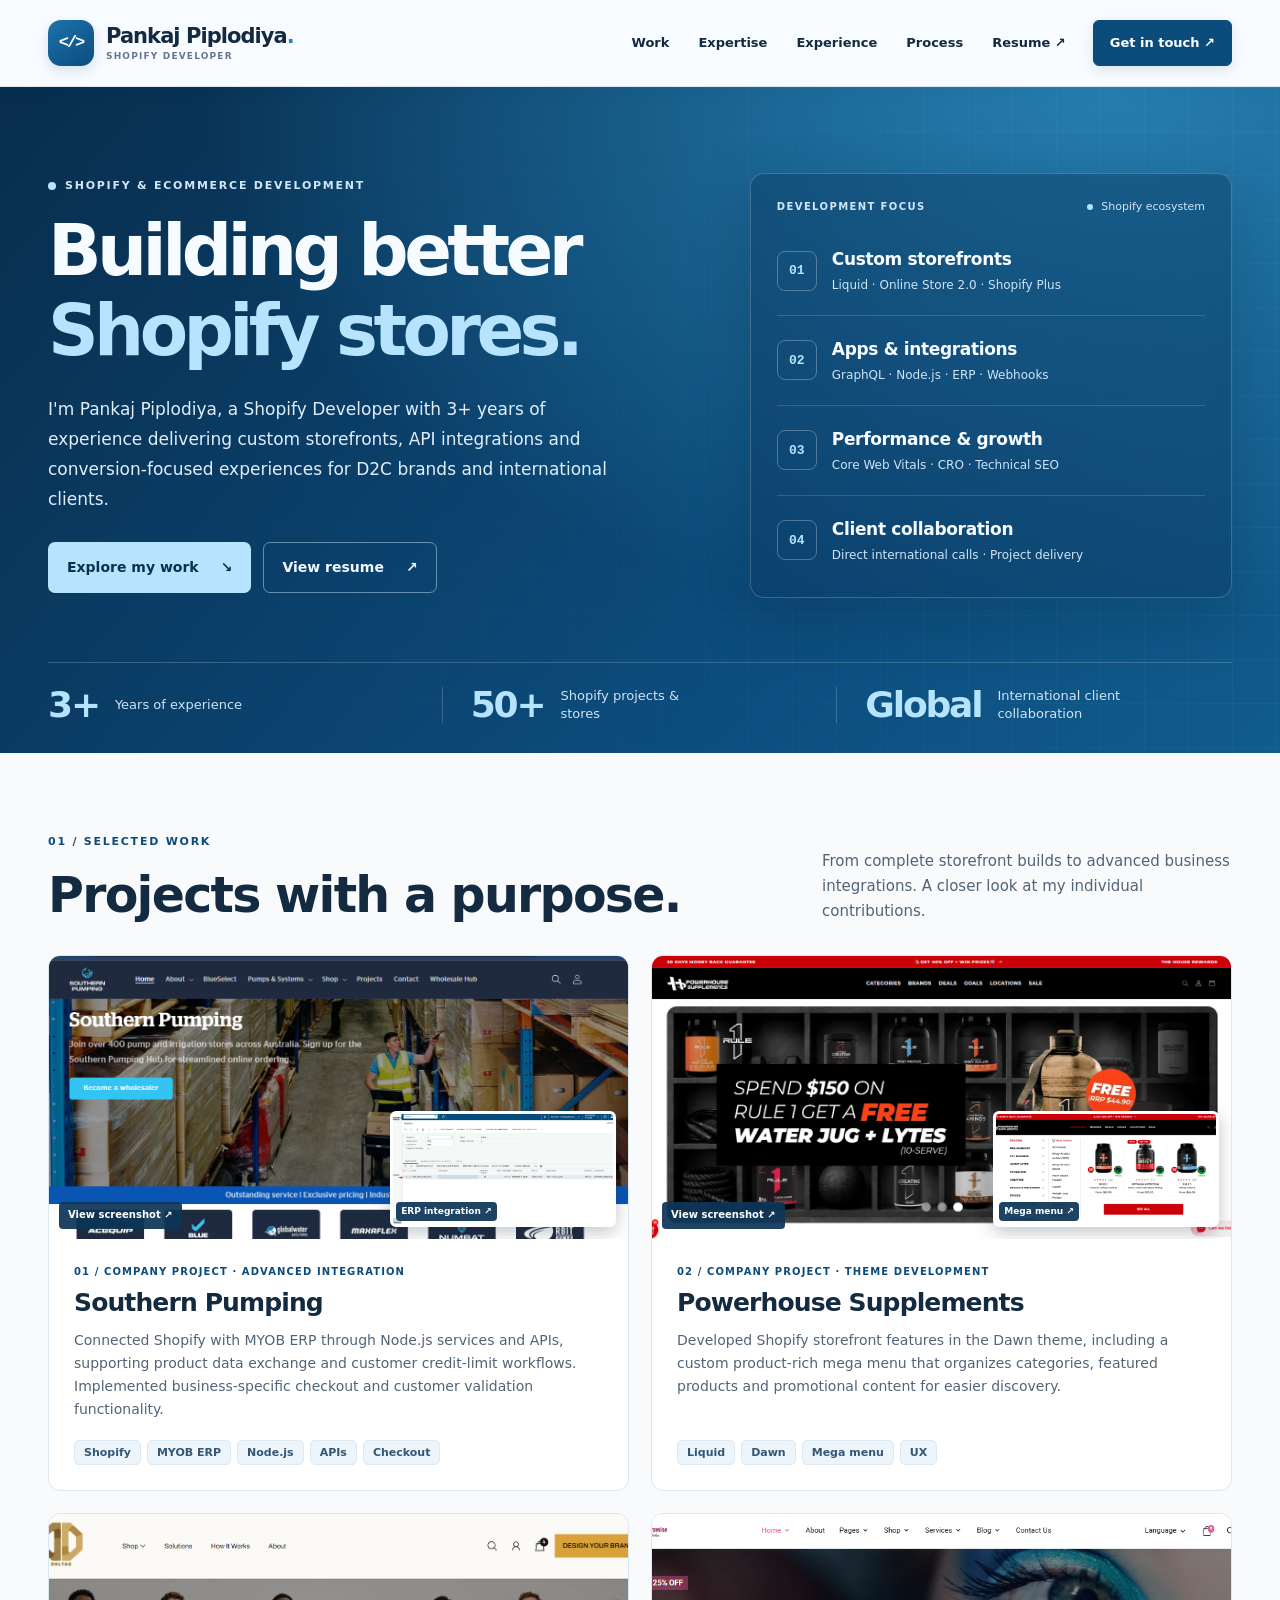
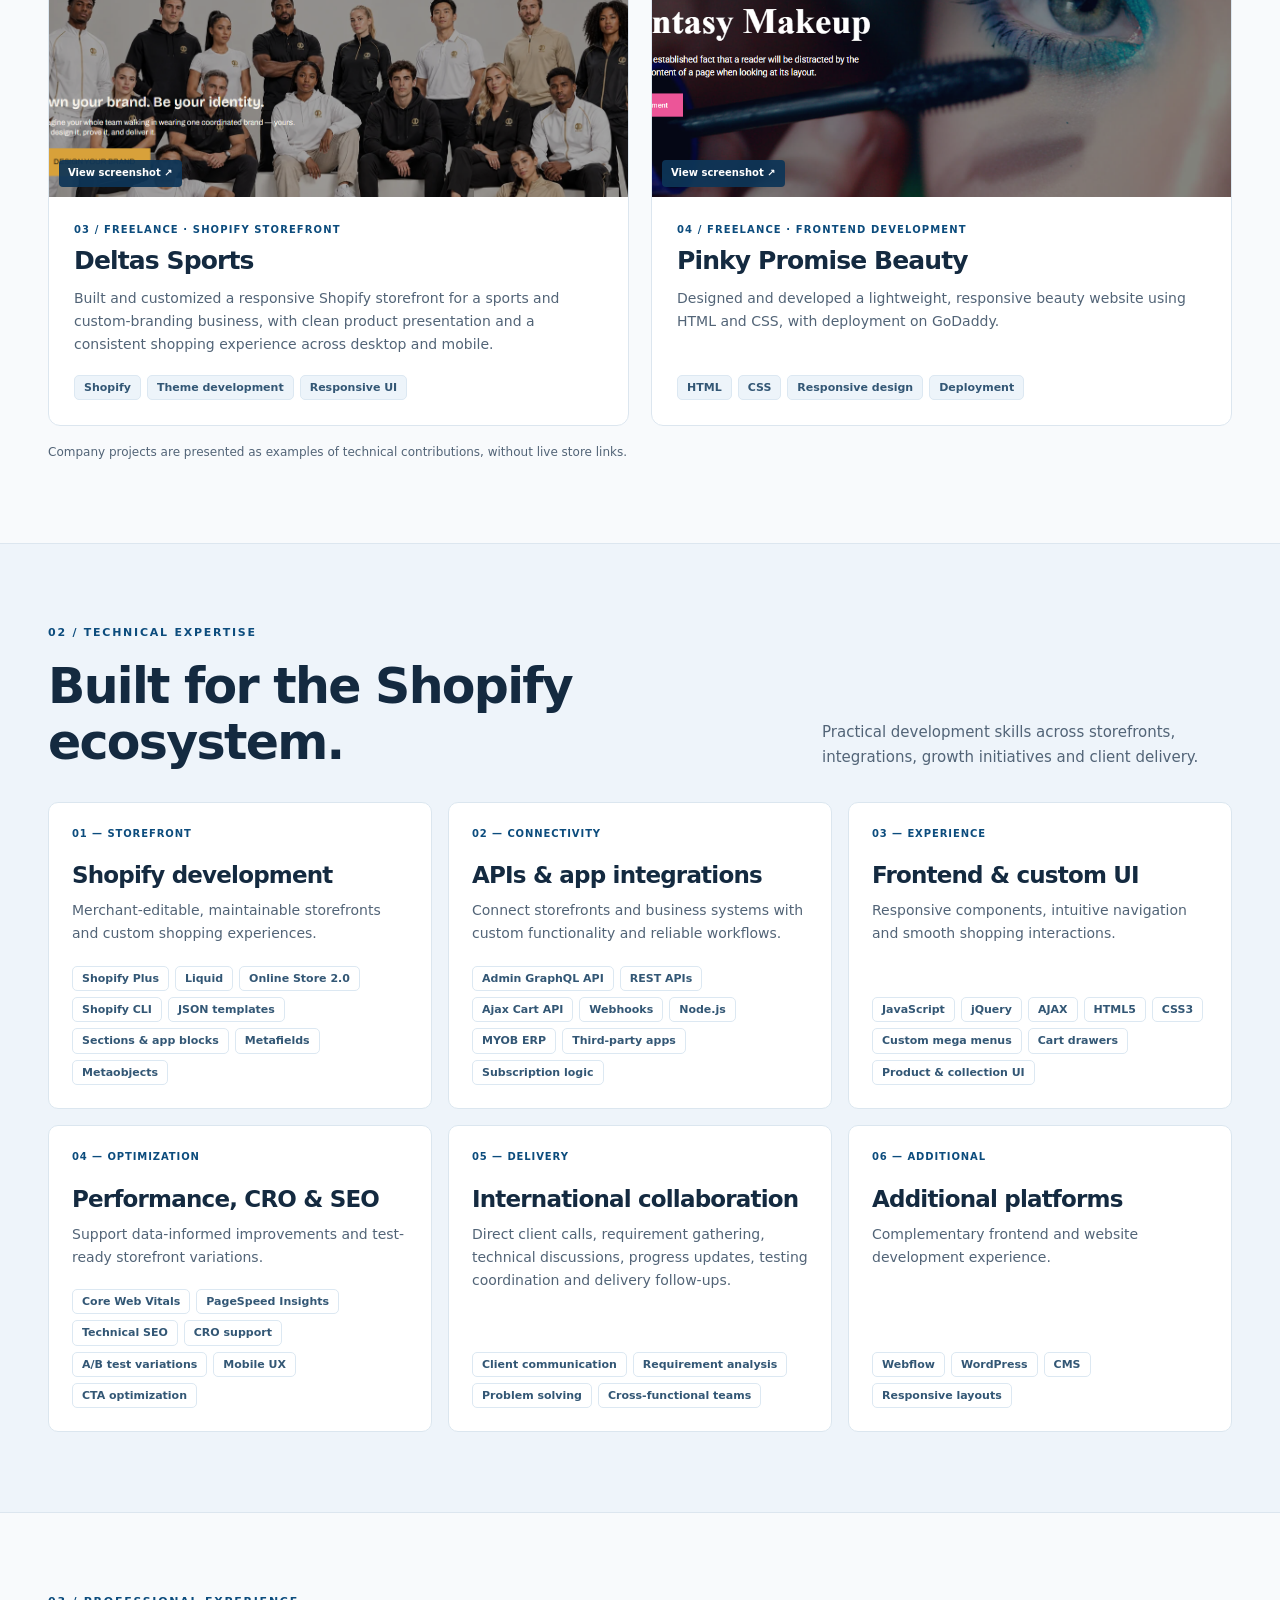
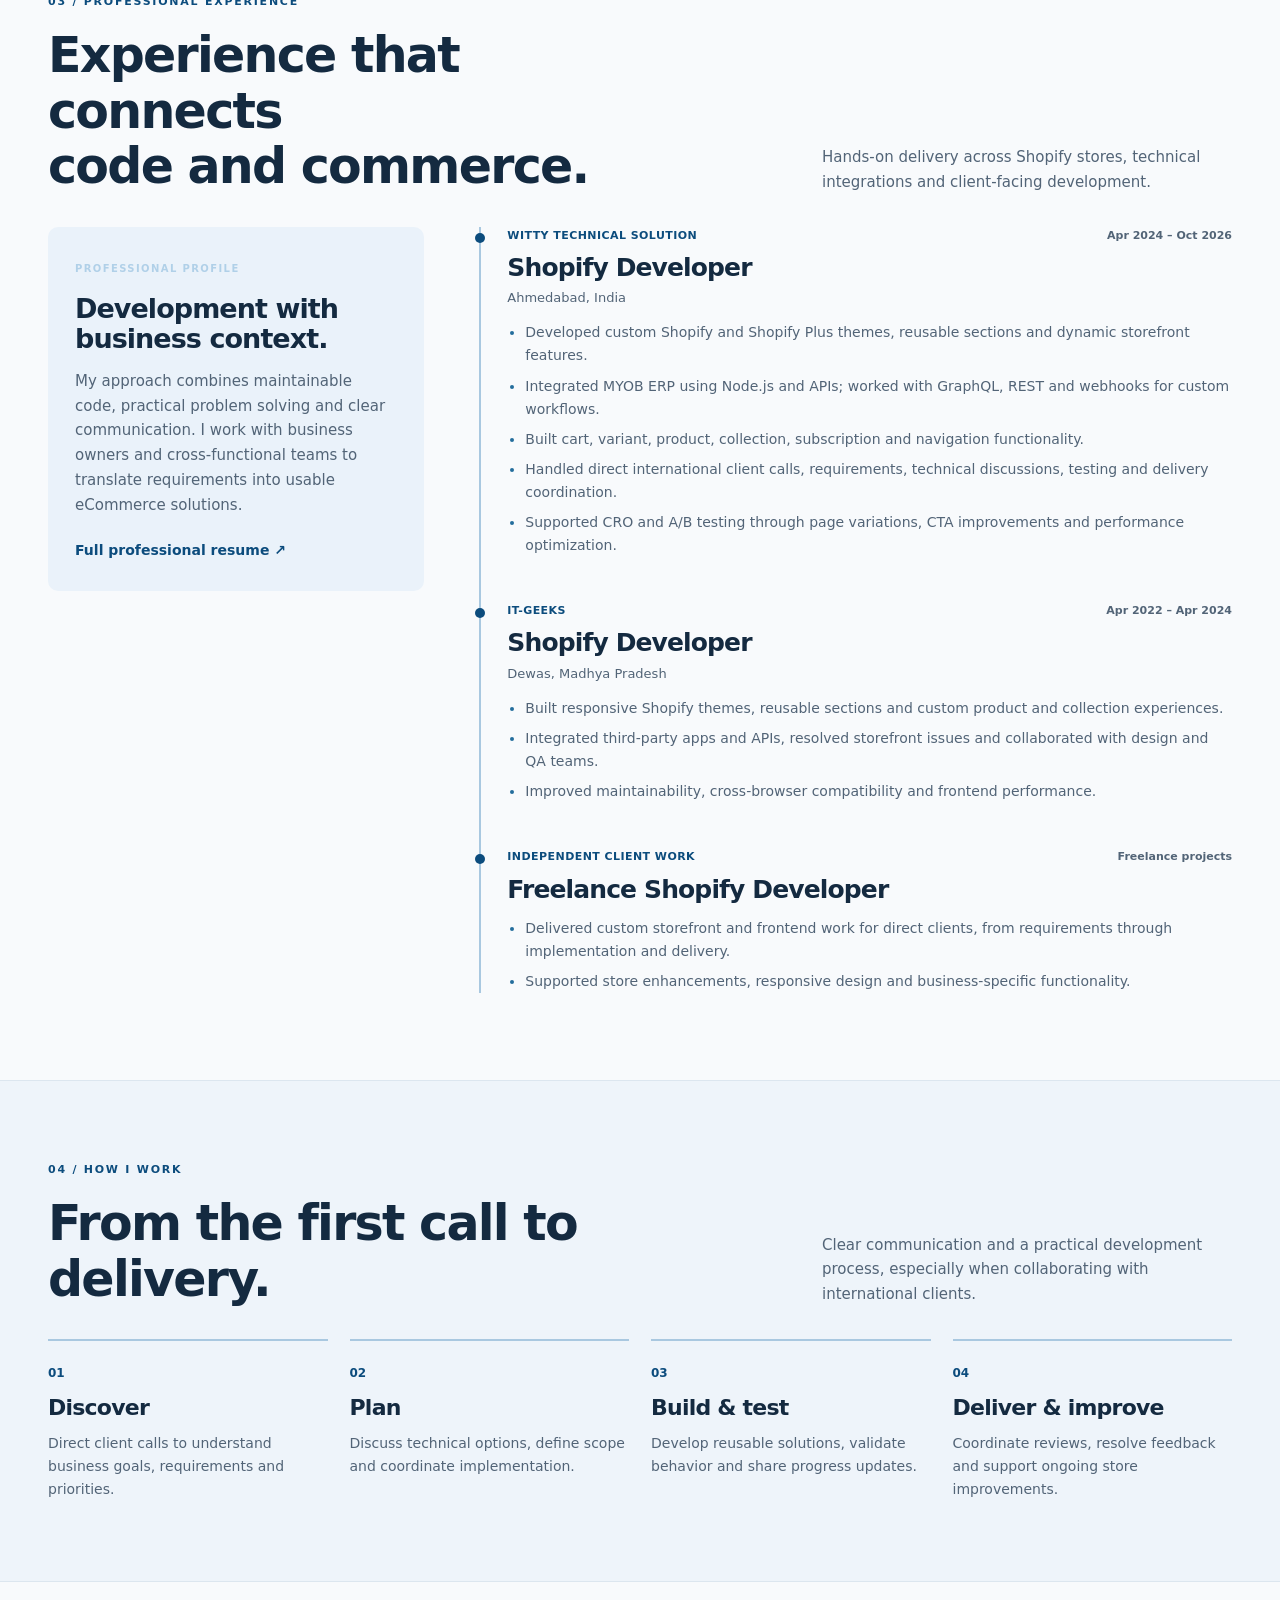
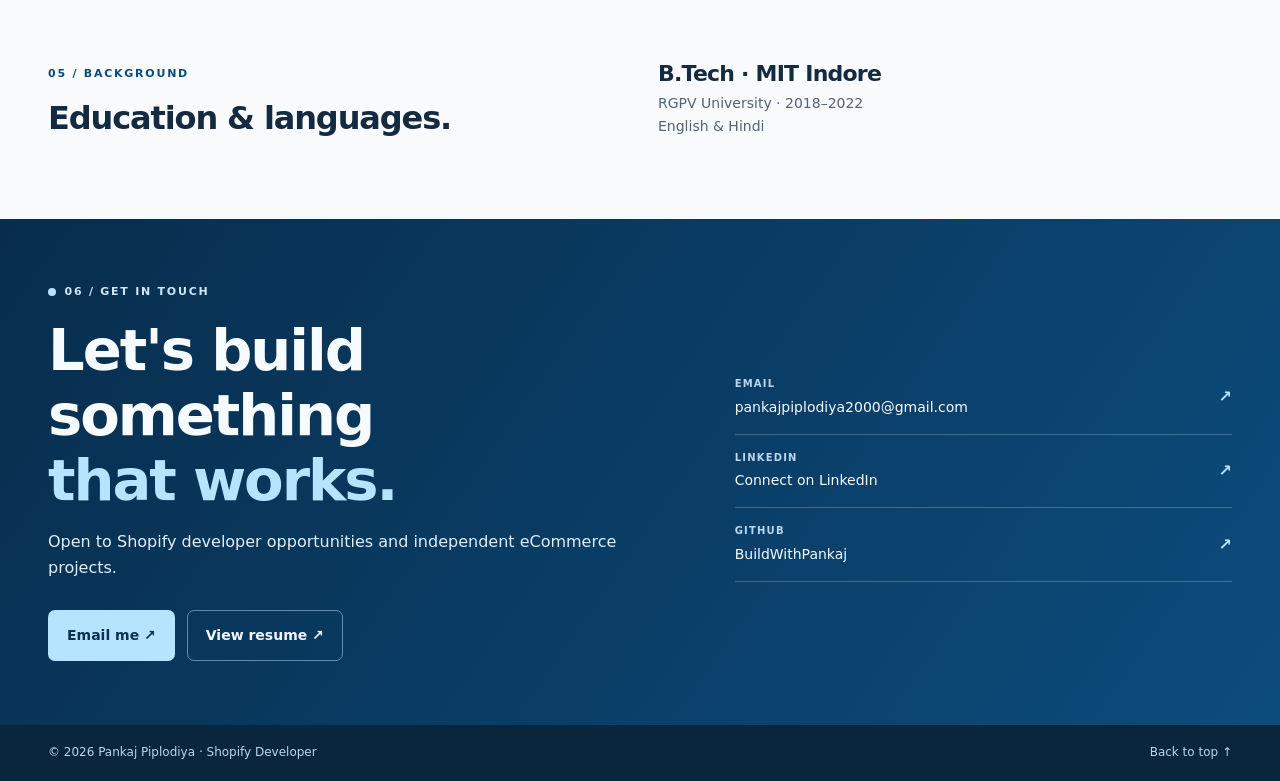
<file: index.html>
<!DOCTYPE html>
<html lang="en">
<head>
<meta charset="UTF-8"><meta name="viewport" content="width=device-width, initial-scale=1.0">
<title>Pankaj Piplodiya | Shopify Developer</title>
<meta name="description" content="Shopify developer specializing in custom storefronts, Shopify Plus, GraphQL APIs, ERP integrations, performance optimization and CRO support.">
<meta name="theme-color" content="#0c4c7d"><link rel="stylesheet" href="style.css"><script src="script.js" defer></script>
</head>
<body>
<a class="skip" href="#main">Skip to content</a>
<header class="site-header"><div class="shell nav-wrap">
<a class="brand" href="#home"><span class="brand-mark" aria-hidden="true">&lt;/&gt;</span><span>Pankaj Piplodiya<span class="brand-dot">.</span><small>SHOPIFY DEVELOPER</small></span></a>
<button class="menu-toggle" aria-label="Toggle navigation" aria-controls="site-nav" aria-expanded="false" type="button"><span class="menu-label">Menu</span><span class="menu-icon" aria-hidden="true"><i></i><i></i></span></button>
<nav id="site-nav" aria-label="Main navigation"><a href="#projects">Work</a><a href="#skills">Expertise</a><a href="#experience">Experience</a><a href="#process">Process</a><a href="resume.html">Resume ↗</a><a class="nav-cta" href="#contact">Get in touch ↗</a></nav>
</div><div class="scroll-progress" aria-hidden="true"></div></header>
<main id="main">
<section class="hero" id="home"><div class="shell hero-inner">
<div class="hero-copy"><p class="eyebrow hero-eyebrow"><span></span> SHOPIFY & ECOMMERCE DEVELOPMENT</p><h1>Building better<br><em>Shopify stores.</em></h1><p class="hero-intro">I'm Pankaj Piplodiya, a Shopify Developer with 3+ years of experience delivering custom storefronts, API integrations and conversion-focused experiences for D2C brands and international clients.</p><div class="actions"><a class="button primary" href="#projects">Explore my work <span>↘</span></a><a class="button outline" href="resume.html">View resume <span>↗</span></a></div></div>
<div class="hero-panel"><div class="panel-top"><span class="mini-label">DEVELOPMENT FOCUS</span><span class="status"><i></i> Shopify ecosystem</span></div><div class="focus-item"><span class="focus-icon">01</span><div><strong>Custom storefronts</strong><small>Liquid · Online Store 2.0 · Shopify Plus</small></div></div><div class="focus-item"><span class="focus-icon">02</span><div><strong>Apps & integrations</strong><small>GraphQL · Node.js · ERP · Webhooks</small></div></div><div class="focus-item"><span class="focus-icon">03</span><div><strong>Performance & growth</strong><small>Core Web Vitals · CRO · Technical SEO</small></div></div><div class="focus-item"><span class="focus-icon">04</span><div><strong>Client collaboration</strong><small>Direct international calls · Project delivery</small></div></div></div>
</div><div class="shell metrics"><div><strong>3+</strong><span>Years of experience</span></div><div><strong>50+</strong><span>Shopify projects & stores</span></div><div><strong>Global</strong><span>International client collaboration</span></div></div></section>
<section id="projects" class="section shell"><div class="section-head"><div><p class="eyebrow">01 / SELECTED WORK</p><h2>Projects with a purpose.</h2></div><p>From complete storefront builds to advanced business integrations. A closer look at my individual contributions.</p></div>
<div class="projects">
<article class="project featured"><div class="project-visual"><button class="image-button" data-image="southern-pumping-store.png" aria-label="Enlarge Southern Pumping storefront"><img src="southern-pumping-store.png" alt="Southern Pumping storefront" loading="lazy"><span>View screenshot ↗</span></button><button class="secondary-image" data-image="southern-pumping-myob.png" aria-label="Enlarge MYOB integration screenshot"><img src="southern-pumping-myob.png" alt="MYOB integration project screenshot" loading="lazy"><span>ERP integration ↗</span></button></div><div class="project-body"><p class="project-kind">01 / COMPANY PROJECT · ADVANCED INTEGRATION</p><h3>Southern Pumping</h3><p>Connected Shopify with MYOB ERP through Node.js services and APIs, supporting product data exchange and customer credit-limit workflows. Implemented business-specific checkout and customer validation functionality.</p><div class="tags"><span>Shopify</span><span>MYOB ERP</span><span>Node.js</span><span>APIs</span><span>Checkout</span></div></div></article>
<article class="project"><div class="project-visual"><button class="image-button" data-image="powerhouse-home.png" aria-label="Enlarge Powerhouse Supplements storefront"><img src="powerhouse-home.png" alt="Powerhouse Supplements storefront" loading="lazy"><span>View screenshot ↗</span></button><button class="secondary-image" data-image="powerhouse-mega-menu.png" aria-label="Enlarge custom mega menu"><img src="powerhouse-mega-menu.png" alt="Powerhouse custom mega menu" loading="lazy"><span>Mega menu ↗</span></button></div><div class="project-body"><p class="project-kind">02 / COMPANY PROJECT · THEME DEVELOPMENT</p><h3>Powerhouse Supplements</h3><p>Developed Shopify storefront features in the Dawn theme, including a custom product-rich mega menu that organizes categories, featured products and promotional content for easier discovery.</p><div class="tags"><span>Liquid</span><span>Dawn</span><span>Mega menu</span><span>UX</span></div></div></article>
<article class="project"><div class="project-visual"><button class="image-button" data-image="delta-sports.png" aria-label="Enlarge Deltas Sports storefront"><img src="delta-sports.png" alt="Deltas Sports Shopify storefront" loading="lazy"><span>View screenshot ↗</span></button></div><div class="project-body"><p class="project-kind">03 / FREELANCE · SHOPIFY STOREFRONT</p><h3>Deltas Sports</h3><p>Built and customized a responsive Shopify storefront for a sports and custom-branding business, with clean product presentation and a consistent shopping experience across desktop and mobile.</p><div class="tags"><span>Shopify</span><span>Theme development</span><span>Responsive UI</span></div></div></article>
<article class="project"><div class="project-visual"><button class="image-button" data-image="pinky-promise.png" aria-label="Enlarge Pinky Promise Beauty website"><img src="pinky-promise.png" alt="Pinky Promise Beauty website" loading="lazy"><span>View screenshot ↗</span></button></div><div class="project-body"><p class="project-kind">04 / FREELANCE · FRONTEND DEVELOPMENT</p><h3>Pinky Promise Beauty</h3><p>Designed and developed a lightweight, responsive beauty website using HTML and CSS, with deployment on GoDaddy.</p><div class="tags"><span>HTML</span><span>CSS</span><span>Responsive design</span><span>Deployment</span></div></div></article>
</div><p class="project-footnote">Company projects are presented as examples of technical contributions, without live store links.</p></section>
<section id="skills" class="section expertise"><div class="shell"><div class="section-head"><div><p class="eyebrow">02 / TECHNICAL EXPERTISE</p><h2>Built for the Shopify ecosystem.</h2></div><p>Practical development skills across storefronts, integrations, growth initiatives and client delivery.</p></div><div class="skill-grid">
<article class="skill"><span class="skill-num">01 — STOREFRONT</span><h3>Shopify development</h3><p>Merchant-editable, maintainable storefronts and custom shopping experiences.</p><div class="tags"><span>Shopify Plus</span><span>Liquid</span><span>Online Store 2.0</span><span>Shopify CLI</span><span>JSON templates</span><span>Sections & app blocks</span><span>Metafields</span><span>Metaobjects</span></div></article>
<article class="skill"><span class="skill-num">02 — CONNECTIVITY</span><h3>APIs & app integrations</h3><p>Connect storefronts and business systems with custom functionality and reliable workflows.</p><div class="tags"><span>Admin GraphQL API</span><span>REST APIs</span><span>Ajax Cart API</span><span>Webhooks</span><span>Node.js</span><span>MYOB ERP</span><span>Third-party apps</span><span>Subscription logic</span></div></article>
<article class="skill"><span class="skill-num">03 — EXPERIENCE</span><h3>Frontend & custom UI</h3><p>Responsive components, intuitive navigation and smooth shopping interactions.</p><div class="tags"><span>JavaScript</span><span>jQuery</span><span>AJAX</span><span>HTML5</span><span>CSS3</span><span>Custom mega menus</span><span>Cart drawers</span><span>Product & collection UI</span></div></article>
<article class="skill"><span class="skill-num">04 — OPTIMIZATION</span><h3>Performance, CRO & SEO</h3><p>Support data-informed improvements and test-ready storefront variations.</p><div class="tags"><span>Core Web Vitals</span><span>PageSpeed Insights</span><span>Technical SEO</span><span>CRO support</span><span>A/B test variations</span><span>Mobile UX</span><span>CTA optimization</span></div></article>
<article class="skill"><span class="skill-num">05 — DELIVERY</span><h3>International collaboration</h3><p>Direct client calls, requirement gathering, technical discussions, progress updates, testing coordination and delivery follow-ups.</p><div class="tags"><span>Client communication</span><span>Requirement analysis</span><span>Problem solving</span><span>Cross-functional teams</span></div></article>
<article class="skill"><span class="skill-num">06 — ADDITIONAL</span><h3>Additional platforms</h3><p>Complementary frontend and website development experience.</p><div class="tags"><span>Webflow</span><span>WordPress</span><span>CMS</span><span>Responsive layouts</span></div></article>
</div></div></section>
<section id="experience" class="section shell"><div class="section-head"><div><p class="eyebrow">03 / PROFESSIONAL EXPERIENCE</p><h2>Experience that connects<br>code and commerce.</h2></div><p>Hands-on delivery across Shopify stores, technical integrations and client-facing development.</p></div><div class="experience-layout"><div class="experience-side"><span class="mini-label">PROFESSIONAL PROFILE</span><h3>Development with business context.</h3><p>My approach combines maintainable code, practical problem solving and clear communication. I work with business owners and cross-functional teams to translate requirements into usable eCommerce solutions.</p><a class="text-link" href="resume.html">Full professional resume ↗</a></div><div class="timeline">
<article><div class="job-meta"><span>WITTY TECHNICAL SOLUTION</span><span>Apr 2024 – Oct 2026</span></div><h3>Shopify Developer</h3><p class="location">Ahmedabad, India</p><ul><li>Developed custom Shopify and Shopify Plus themes, reusable sections and dynamic storefront features.</li><li>Integrated MYOB ERP using Node.js and APIs; worked with GraphQL, REST and webhooks for custom workflows.</li><li>Built cart, variant, product, collection, subscription and navigation functionality.</li><li>Handled direct international client calls, requirements, technical discussions, testing and delivery coordination.</li><li>Supported CRO and A/B testing through page variations, CTA improvements and performance optimization.</li></ul></article>
<article><div class="job-meta"><span>IT-GEEKS</span><span>Apr 2022 – Apr 2024</span></div><h3>Shopify Developer</h3><p class="location">Dewas, Madhya Pradesh</p><ul><li>Built responsive Shopify themes, reusable sections and custom product and collection experiences.</li><li>Integrated third-party apps and APIs, resolved storefront issues and collaborated with design and QA teams.</li><li>Improved maintainability, cross-browser compatibility and frontend performance.</li></ul></article>
<article><div class="job-meta"><span>INDEPENDENT CLIENT WORK</span><span>Freelance projects</span></div><h3>Freelance Shopify Developer</h3><ul><li>Delivered custom storefront and frontend work for direct clients, from requirements through implementation and delivery.</li><li>Supported store enhancements, responsive design and business-specific functionality.</li></ul></article>
</div></div></section>
<section id="process" class="section process"><div class="shell"><div class="section-head"><div><p class="eyebrow">04 / HOW I WORK</p><h2>From the first call to delivery.</h2></div><p>Clear communication and a practical development process, especially when collaborating with international clients.</p></div><div class="steps"><article><span>01</span><h3>Discover</h3><p>Direct client calls to understand business goals, requirements and priorities.</p></article><article><span>02</span><h3>Plan</h3><p>Discuss technical options, define scope and coordinate implementation.</p></article><article><span>03</span><h3>Build & test</h3><p>Develop reusable solutions, validate behavior and share progress updates.</p></article><article><span>04</span><h3>Deliver & improve</h3><p>Coordinate reviews, resolve feedback and support ongoing store improvements.</p></article></div></div></section>
<section id="education" class="section shell education"><div><p class="eyebrow">05 / BACKGROUND</p><h2>Education & languages.</h2></div><div><h3>B.Tech · MIT Indore</h3><p>RGPV University · 2018–2022</p><p>English & Hindi</p></div></section>
<section id="contact" class="contact"><div class="shell contact-inner"><div><p class="eyebrow hero-eyebrow"><span></span> 06 / GET IN TOUCH</p><h2>Let's build something<br><em>that works.</em></h2><p>Open to Shopify developer opportunities and independent eCommerce projects.</p><div class="actions"><a class="button primary" href="mailto:pankajpiplodiya2000@gmail.com">Email me ↗</a><a class="button outline" href="resume.html">View resume ↗</a></div></div><div class="contact-links"><a href="mailto:pankajpiplodiya2000@gmail.com"><small>EMAIL</small><span>pankajpiplodiya2000@gmail.com</span><b>↗</b></a><a href="https://www.linkedin.com/in/pankajpiplodiya" target="_blank" rel="noopener noreferrer"><small>LINKEDIN</small><span>Connect on LinkedIn</span><b>↗</b></a><a href="https://github.com/BuildWithPankaj" target="_blank" rel="noopener noreferrer"><small>GITHUB</small><span>BuildWithPankaj</span><b>↗</b></a></div></div></section>
</main><footer><div class="shell footer-inner"><span>© 2026 Pankaj Piplodiya · Shopify Developer</span><a href="#home">Back to top ↑</a></div></footer>
<dialog id="gallery" aria-label="Project screenshot"><div class="gallery-top"><p id="gallery-caption"></p><button type="button" id="gallery-close" aria-label="Close screenshot">Close ×</button></div><img id="gallery-image" alt=""></dialog>
</body></html>
</file>
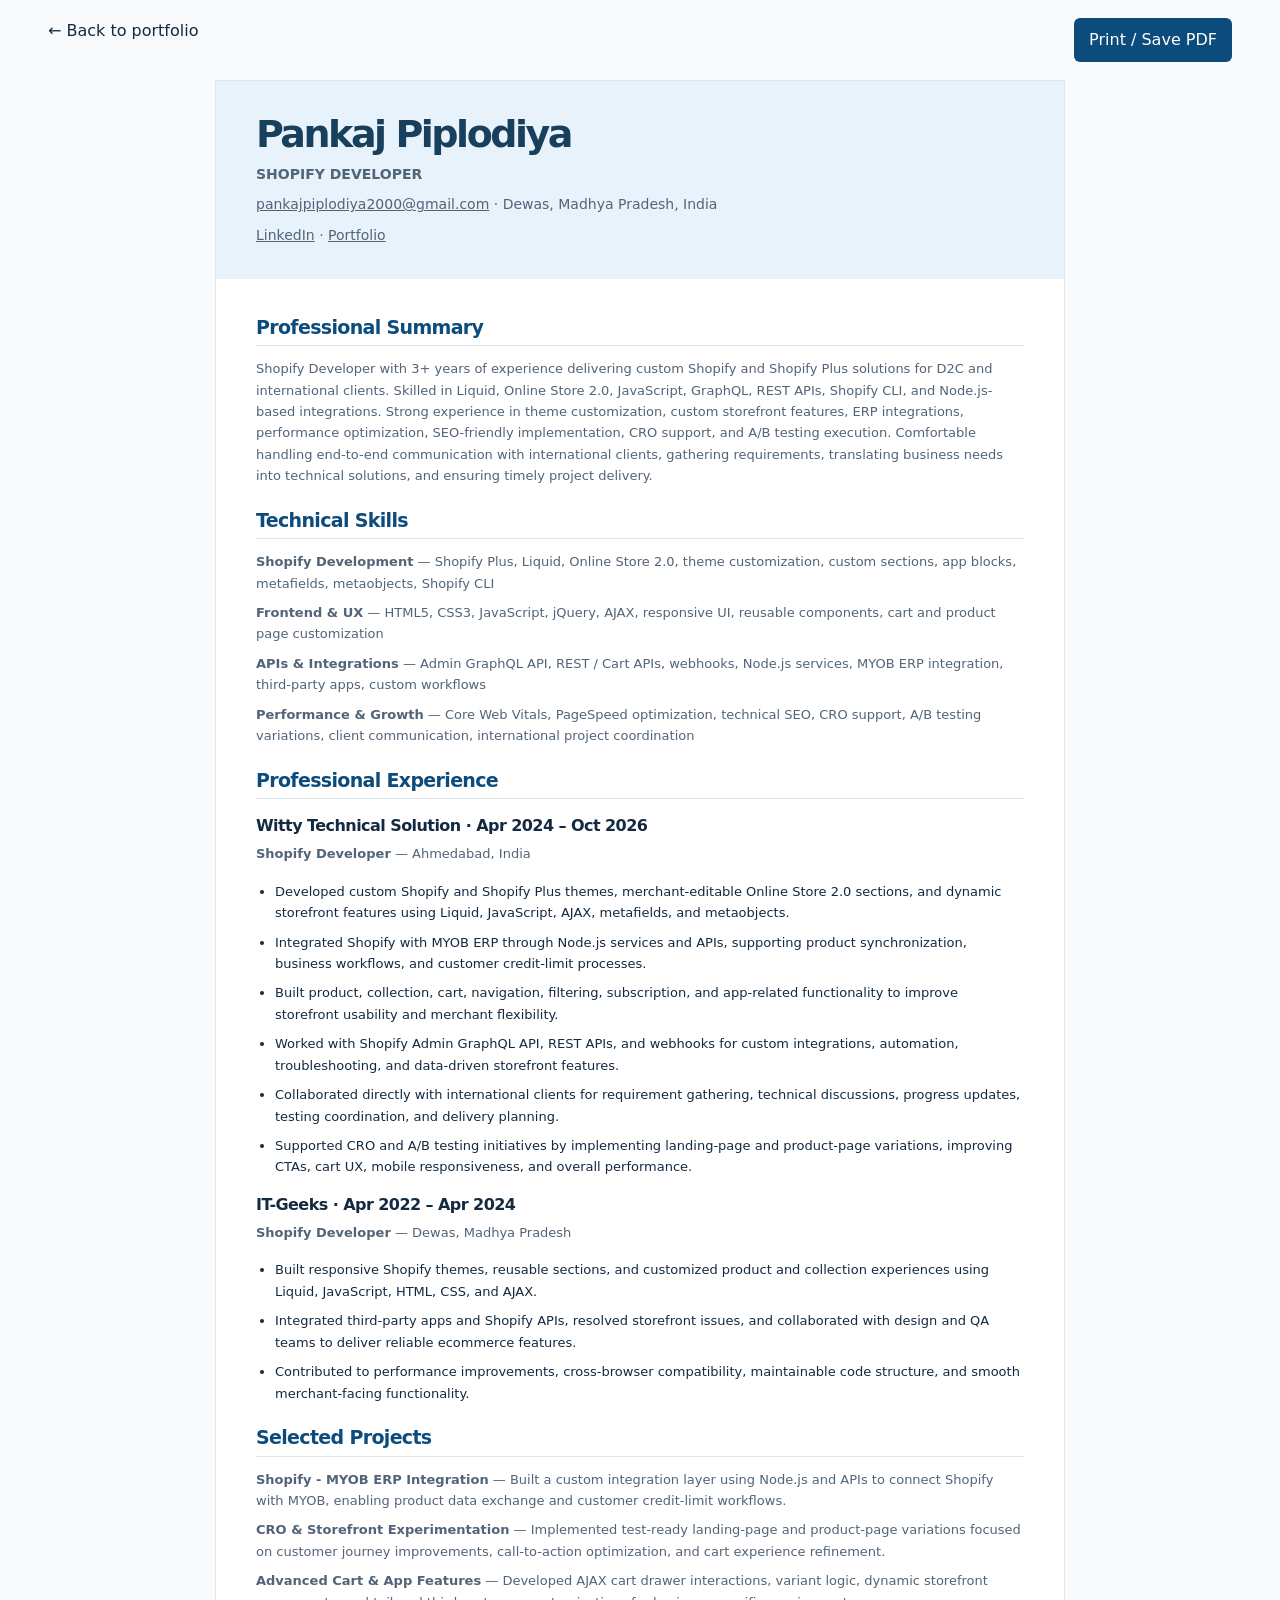
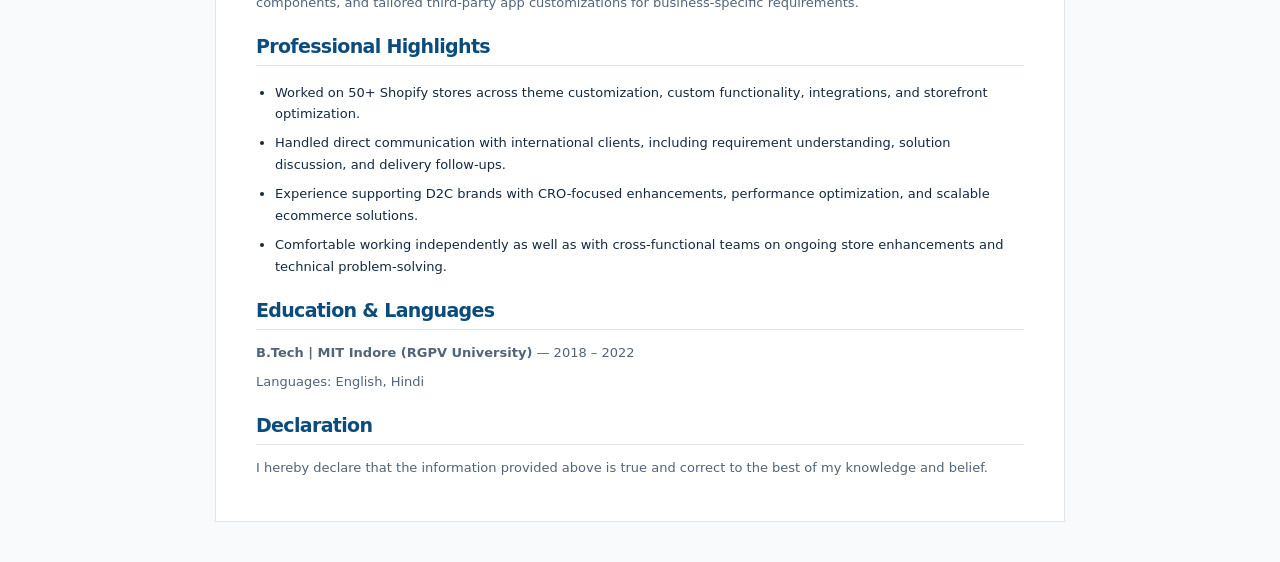
<file: resume.html>
<!doctype html><html lang="en"><head><meta charset="utf-8"><meta name="viewport" content="width=device-width, initial-scale=1"><title>Resume | Pankaj Piplodiya</title><link rel="stylesheet" href="style.css"><style>.resume-bar{display:flex;justify-content:space-between;gap:12px;padding:18px 0}.resume-bar button{background:#0c4c7d;color:white;border:0;padding:9px 15px;border-radius:6px}.resume-page{max-width:850px;margin:0 auto 40px;background:white;border:1px solid #dce6ef}.resume-head{background:#e7f2fa;padding:32px 40px}.resume-head h1{font-size:38px;color:#183f5b}.resume-head p{font-size:14px;margin-top:7px}.resume-main{padding:15px 40px 35px}.resume-main h2{font-size:19px;color:#0c4c7d;border-bottom:1px solid #dce6ef;padding-bottom:7px;margin:23px 0 12px}.resume-main h3{font-size:16px;margin:18px 0 5px}.resume-main p,.resume-main li{font-size:13px;line-height:1.65;margin:8px 0}.resume-main ul{padding-left:19px}.resume-head a{overflow-wrap:anywhere;text-decoration:underline}@media(max-width:600px){.resume-head,.resume-main{padding-inline:20px}}@media print{body{background:white}.resume-bar{display:none}.resume-page{border:0;margin:0;max-width:none}.resume-head{print-color-adjust:exact;-webkit-print-color-adjust:exact;padding:20px 25px}.resume-main{padding:0 25px}.resume-main h2,.resume-main h3{break-after:avoid}.resume-main li{break-inside:avoid}@page{size:A4;margin:12mm}}</style></head><body><div class="shell resume-bar"><a href="index.html">← Back to portfolio</a><button type="button" onclick="window.print()">Print / Save PDF</button></div><article class="resume-page"><header class="resume-head"><h1>Pankaj Piplodiya</h1><p><strong>SHOPIFY DEVELOPER</strong></p><p><a href="mailto:pankajpiplodiya2000@gmail.com">pankajpiplodiya2000@gmail.com</a> · Dewas, Madhya Pradesh, India</p><p><a href="https://www.linkedin.com/in/pankajpiplodiya">LinkedIn</a> · <a href="index.html">Portfolio</a></p></header><main class="resume-main"><h2>Professional Summary</h2><p>Shopify Developer with 3+ years of experience delivering custom Shopify and Shopify Plus solutions for D2C and international clients. Skilled in Liquid, Online Store 2.0, JavaScript, GraphQL, REST APIs, Shopify CLI, and Node.js-based integrations. Strong experience in theme customization, custom storefront features, ERP integrations, performance optimization, SEO-friendly implementation, CRO support, and A/B testing execution. Comfortable handling end-to-end communication with international clients, gathering requirements, translating business needs into technical solutions, and ensuring timely project delivery.</p><h2>Technical Skills</h2><p><strong>Shopify Development</strong> — Shopify Plus, Liquid, Online Store 2.0, theme customization, custom sections, app blocks, metafields, metaobjects, Shopify CLI</p><p><strong>Frontend &amp; UX</strong> — HTML5, CSS3, JavaScript, jQuery, AJAX, responsive UI, reusable components, cart and product page customization</p><p><strong>APIs &amp; Integrations</strong> — Admin GraphQL API, REST / Cart APIs, webhooks, Node.js services, MYOB ERP integration, third-party apps, custom workflows</p><p><strong>Performance &amp; Growth</strong> — Core Web Vitals, PageSpeed optimization, technical SEO, CRO support, A/B testing variations, client communication, international project coordination</p><h2>Professional Experience</h2><h3>Witty Technical Solution · Apr 2024 – Oct 2026</h3><p><strong>Shopify Developer</strong> — Ahmedabad, India</p><ul><li>Developed custom Shopify and Shopify Plus themes, merchant-editable Online Store 2.0 sections, and dynamic storefront features using Liquid, JavaScript, AJAX, metafields, and metaobjects.</li><li>Integrated Shopify with MYOB ERP through Node.js services and APIs, supporting product synchronization, business workflows, and customer credit-limit processes.</li><li>Built product, collection, cart, navigation, filtering, subscription, and app-related functionality to improve storefront usability and merchant flexibility.</li><li>Worked with Shopify Admin GraphQL API, REST APIs, and webhooks for custom integrations, automation, troubleshooting, and data-driven storefront features.</li><li>Collaborated directly with international clients for requirement gathering, technical discussions, progress updates, testing coordination, and delivery planning.</li><li>Supported CRO and A/B testing initiatives by implementing landing-page and product-page variations, improving CTAs, cart UX, mobile responsiveness, and overall performance.</li></ul><h3>IT-Geeks · Apr 2022 – Apr 2024</h3><p><strong>Shopify Developer</strong> — Dewas, Madhya Pradesh</p><ul><li>Built responsive Shopify themes, reusable sections, and customized product and collection experiences using Liquid, JavaScript, HTML, CSS, and AJAX.</li><li>Integrated third-party apps and Shopify APIs, resolved storefront issues, and collaborated with design and QA teams to deliver reliable ecommerce features.</li><li>Contributed to performance improvements, cross-browser compatibility, maintainable code structure, and smooth merchant-facing functionality.</li></ul><h2>Selected Projects</h2><p><strong>Shopify - MYOB ERP Integration</strong> — Built a custom integration layer using Node.js and APIs to connect Shopify with MYOB, enabling product data exchange and customer credit-limit workflows.</p><p><strong>CRO &amp; Storefront Experimentation</strong> — Implemented test-ready landing-page and product-page variations focused on customer journey improvements, call-to-action optimization, and cart experience refinement.</p><p><strong>Advanced Cart &amp; App Features</strong> — Developed AJAX cart drawer interactions, variant logic, dynamic storefront components, and tailored third-party app customizations for business-specific requirements.</p><h2>Professional Highlights</h2><ul><li>Worked on 50+ Shopify stores across theme customization, custom functionality, integrations, and storefront optimization.</li><li>Handled direct communication with international clients, including requirement understanding, solution discussion, and delivery follow-ups.</li><li>Experience supporting D2C brands with CRO-focused enhancements, performance optimization, and scalable ecommerce solutions.</li><li>Comfortable working independently as well as with cross-functional teams on ongoing store enhancements and technical problem-solving.</li></ul><h2>Education &amp; Languages</h2><p><strong>B.Tech | MIT Indore (RGPV University)</strong> — 2018 – 2022</p><p>Languages: English, Hindi</p><h2>Declaration</h2><p>I hereby declare that the information provided above is true and correct to the best of my knowledge and belief.</p></main></article></body></html>
</file>
<file: style.css>
:root{--ink:#142a40;--muted:#506277;--paper:#f8fafc;--line:#dce6ef;--green:#0c4c7d;--lime:#aee3ff;--dark:#0c4c7d;--white:#fff;--font:Inter,system-ui,-apple-system,BlinkMacSystemFont,"Segoe UI",sans-serif}*{box-sizing:border-box}html{scroll-behavior:smooth;scroll-padding-top:92px}body{margin:0;background:var(--paper);color:var(--ink);font-family:var(--font);font-size:16px;line-height:1.65}a{color:inherit;text-decoration:none}button{font:inherit;cursor:pointer}img{display:block;max-width:100%}h1,h2,h3,p{margin:0}h1,h2,h3{line-height:1.13;letter-spacing:-.035em}p{color:var(--muted)}.shell{width:min(1200px,calc(100% - 96px));margin-inline:auto}.skip{position:absolute;top:-100px;left:16px;background:white;padding:12px;z-index:100}.skip:focus{top:10px}:focus-visible{outline:3px solid #2a86c0;outline-offset:5px}.site-header{position:sticky;top:0;z-index:20;background:var(--paper);border-bottom:1px solid var(--line)}.nav-wrap{display:flex;justify-content:space-between;align-items:center;min-height:78px;gap:24px}.brand{display:flex;align-items:center;gap:12px;font-size:22px;font-weight:750;letter-spacing:-.06em;line-height:1.05}.brand small{display:block;font-size:9px;font-weight:700;letter-spacing:.14em;color:var(--muted);margin-top:5px}.brand-dot{color:#1b77ae}.brand-mark{display:grid;place-items:center;background:#dfedf8;color:#0c4c7d;width:43px;height:43px;border-radius:12px;font-family:monospace;font-size:17px;letter-spacing:-.12em}nav{display:flex;align-items:center;gap:25px;font-size:13px;font-weight:650}nav a:hover,nav a[aria-current]{color:var(--green)}.nav-cta{border:1px solid #b2cee1;border-radius:6px;padding:9px 15px;color:var(--green)}.menu-toggle{display:none}.hero,.contact{background:var(--dark);color:#f6fbff}.hero{padding:86px 0 0;background:radial-gradient(ellipse at 90% 10%,#216f9e 0%,transparent 52%),var(--dark)}.hero-inner{display:grid;grid-template-columns:1.3fr 1fr;gap:75px;align-items:center;padding-bottom:64px}.eyebrow{font-size:11px;letter-spacing:.16em;font-weight:750;color:var(--green);margin-bottom:17px}.hero-eyebrow{color:#d3eaff;display:flex;align-items:center;gap:9px}.hero-eyebrow>span{display:inline-block;width:8px;height:8px;border-radius:50%;background:var(--lime)}h1{font-size:clamp(44px,5.5vw,78px);font-weight:700;letter-spacing:-.065em}h1 em,.contact h2 em{font-style:normal;color:var(--lime)}.hero-intro{color:#d4e6f6;max-width:580px;margin-top:24px;font-size:17px;line-height:1.75}.actions{display:flex;gap:12px;flex-wrap:wrap;margin-top:28px}.button{display:inline-flex;gap:22px;align-items:center;justify-content:space-between;border:1px solid transparent;padding:13px 18px;font-size:14px;font-weight:700;border-radius:7px;transition:background .2s,transform .2s}.button:hover{transform:translateY(-2px)}.primary{background:var(--lime);color:#102f49}.primary:hover{background:#d9f0ff}.outline{border-color:#9bc5e6;color:#f2f8ff}.outline:hover{background:#ffffff13}.hero-panel{border:1px solid #ffffff38;background:#ffffff0e;padding:24px 26px;border-radius:14px;box-shadow:0 18px 60px #071d342c}.panel-top{display:flex;justify-content:space-between;align-items:center;gap:12px;margin-bottom:10px}.mini-label{font-size:10px;font-weight:750;letter-spacing:.14em;color:#b0d0e8}.hero-panel .mini-label{color:#bbd6ed}.status{font-size:11px;color:#d6edff;white-space:nowrap}.status i{display:inline-block;background:var(--lime);width:6px;height:6px;border-radius:50%;margin-right:5px}.focus-item{display:flex;align-items:center;gap:15px;padding:19px 0;border-bottom:1px solid #ffffff26}.focus-item:last-child{border:0;padding-bottom:7px}.focus-icon{display:grid;place-items:center;width:40px;height:40px;border:1px solid #ffffff45;color:var(--lime);border-radius:8px;font:600 13px monospace;flex-shrink:0}.focus-item strong{display:block;font-size:17px;letter-spacing:-.02em}.focus-item small{display:block;font-size:12px;color:#c7e1f4;margin-top:3px}.metrics{border-top:1px solid #ffffff30;display:grid;grid-template-columns:repeat(3,1fr);padding:24px 0 30px}.metrics>div{padding:0 28px;border-right:1px solid #ffffff30;display:flex;gap:16px;align-items:center}.metrics>div:first-child{padding-left:0}.metrics>div:last-child{border:0}.metrics strong{font-size:36px;letter-spacing:-.06em;color:var(--lime);line-height:1}.metrics span{font-size:13px;color:#c7def1;max-width:145px;line-height:1.4}.section{padding-block:80px}.section-head{display:grid;grid-template-columns:1.35fr 1fr;gap:45px;align-items:end;margin-bottom:32px}.section-head>p{max-width:410px;justify-self:end;font-size:15px}h2{font-size:clamp(30px,4vw,49px);font-weight:700}.projects{display:grid;grid-template-columns:repeat(2,minmax(0,1fr));gap:22px}.project{border:1px solid var(--line);border-radius:12px;background:white;overflow:hidden;display:flex;flex-direction:column}.project-visual{position:relative;background:#e4edf4;aspect-ratio:2.05;overflow:hidden}.image-button{display:block;position:relative;border:0;padding:0;width:100%;height:100%;background:transparent;text-align:left}.image-button img{width:100%;height:100%;object-fit:cover;object-position:top}.image-button span,.secondary-image span{position:absolute;bottom:10px;left:10px;background:#0d3558ed;color:white;padding:5px 9px;font-size:10px;font-weight:650;border-radius:4px}.secondary-image{position:absolute;bottom:12px;right:12px;width:39%;padding:0;border:3px solid white;border-radius:6px;box-shadow:0 5px 18px #14283e44;overflow:hidden;background:white}.secondary-image img{width:100%;aspect-ratio:2;object-fit:cover;object-position:top}.secondary-image span{bottom:3px;left:3px;padding:2px 5px;font-size:9px}.project-body{padding:25px;display:flex;flex-direction:column;flex:1}.project-kind{font-size:10px;font-weight:750;letter-spacing:.11em;color:var(--green);margin-bottom:9px}.project h3,.skill h3,.timeline h3{font-size:25px;margin-bottom:11px}.project-body>p:not(.project-kind){font-size:14px;margin-bottom:19px}.tags{display:flex;gap:6px;flex-wrap:wrap;margin-top:auto}.tags span{font-size:11px;color:#365a79;background:#edf4fa;border:1px solid #e3ecf4;padding:4px 9px;border-radius:5px;line-height:1.4;font-weight:600}.project-footnote{font-size:12px;margin-top:17px}.expertise{background:#edf3fa;border-block:1px solid var(--line)}.skill-grid{display:grid;grid-template-columns:repeat(3,minmax(0,1fr));gap:16px}.skill{background:var(--paper);border:1px solid #d9e5ef;border-radius:10px;padding:23px;display:flex;flex-direction:column}.skill-num{color:var(--green);font-weight:750;letter-spacing:.09em;font-size:10px;margin-bottom:20px}.skill h3{font-size:23px}.skill p{font-size:14px;margin-bottom:20px}.skill .tags span{background:#fff}.experience-layout{display:grid;grid-template-columns:1fr 2fr;gap:55px}.experience-side{background:#eaf2fa;border-radius:10px;padding:27px;align-self:start}.experience-side h3{font-size:27px;margin:14px 0}.experience-side p{font-size:15px}.text-link{display:inline-block;font-size:14px;font-weight:700;color:var(--green);margin-top:22px}.text-link:hover{text-decoration:underline}.timeline article{border-left:2px solid #a9c8e0;padding:0 0 28px 26px;position:relative}.timeline article:before{content:"";position:absolute;width:10px;height:10px;background:var(--green);border-radius:50%;left:-6px;top:6px}.timeline article+article{padding-top:10px}.timeline article+article:before{top:16px}.timeline article:last-child{padding-bottom:0}.job-meta{display:flex;justify-content:space-between;gap:12px;font-size:11px;font-weight:700;color:var(--green);letter-spacing:.04em;margin-bottom:9px}.job-meta span:last-child{color:var(--muted);font-weight:600;letter-spacing:0}.timeline h3{margin-bottom:5px}.location{font-size:13px}.timeline ul{padding-left:18px;margin:13px 0 0;color:var(--muted);font-size:14px}.timeline li{margin:7px 0}.timeline li::marker{color:#246d9c}.process{background:#eef4fa;border-block:1px solid var(--line)}.steps{display:grid;grid-template-columns:repeat(4,minmax(0,1fr));gap:22px}.steps article{border-top:2px solid #a9c8e0;padding-top:18px}.steps span{font-size:12px;font-weight:750;color:var(--green)}.steps h3{font-size:22px;margin:11px 0}.steps p{font-size:14px}.education{display:grid;grid-template-columns:1fr 1fr;gap:36px;align-items:center}.education h2{font-size:32px}.education h3{font-size:22px;margin-bottom:5px}.education p:not(.eyebrow){font-size:14px}.contact{padding:64px 0}.contact-inner{display:grid;grid-template-columns:1.25fr 1fr;gap:65px;align-items:center}.contact h2{font-size:clamp(36px,4.5vw,60px)}.contact p:not(.eyebrow){color:#d4e6f6;margin-top:16px}.contact-links a{display:grid;grid-template-columns:1fr auto;gap:3px 12px;border-bottom:1px solid #ffffff38;padding:15px 0}.contact-links small{grid-column:1;font-size:10px;color:#bbd6ed;font-weight:750;letter-spacing:.12em}.contact-links span{grid-column:1;font-size:14px;overflow-wrap:anywhere}.contact-links b{grid-column:2;grid-row:1/3;align-self:center;color:var(--lime)}.contact-links a:hover span{color:var(--lime)}footer{background:#09263d;color:#bbd6ed;font-size:12px}.footer-inner{display:flex;justify-content:space-between;gap:15px;padding-block:18px}dialog{width:min(1100px,94vw);max-height:92vh;padding:14px;border:0;background:#0c4c7d;color:white;border-radius:12px}dialog::backdrop{background:#071c30cc}.gallery-top{display:flex;justify-content:space-between;align-items:center;gap:12px;padding:0 3px 10px}.gallery-top p{color:white;font-size:13px}.gallery-top button{border:1px solid #9bc5e6;background:transparent;color:white;border-radius:5px;padding:5px 10px;font-size:13px}#gallery-image{width:100%;max-height:78vh;object-fit:contain}
@media(max-width:1000px){.shell{width:calc(100% - 64px)}nav{gap:15px}.hero-inner{gap:30px}.hero-panel{padding:20px}.metrics>div{gap:10px;padding-inline:18px}.skill-grid{grid-template-columns:repeat(2,minmax(0,1fr))}.experience-layout{gap:30px}.contact-inner{gap:30px}}@media(max-width:760px){html{scroll-padding-top:72px}.shell{width:calc(100% - 36px)}.nav-wrap{min-height:64px;flex-wrap:wrap;gap:0}.brand{font-size:20px}.brand-mark{width:36px;height:36px}.menu-toggle{display:block;background:transparent;border:1px solid var(--line);border-radius:6px;color:var(--ink);padding:6px 11px;font-size:13px}.nav-wrap nav{display:none;width:100%;padding:10px 0 18px;flex-direction:column;align-items:stretch;gap:0}.nav-wrap nav.open{display:flex}.nav-wrap nav a{padding:10px 4px}.nav-wrap nav .nav-cta{padding:9px 12px;margin-top:6px}.hero{padding-top:45px}.hero-inner{grid-template-columns:1fr;gap:30px;padding-bottom:34px}.hero-intro{font-size:15px;margin-top:18px}.hero-panel{padding:19px}.metrics{padding:18px 0 22px;gap:6px}.metrics>div{padding:0 7px;display:block}.metrics strong{display:block;font-size:27px;margin-bottom:7px}.metrics span{display:block;font-size:11px}.section{padding-block:48px}.section-head{grid-template-columns:1fr;gap:12px;margin-bottom:24px}.section-head>p{justify-self:start;font-size:14px}.projects,.skill-grid,.experience-layout,.contact-inner,.education{grid-template-columns:1fr}.project-body{padding:19px}.project h3{font-size:23px}.skill{padding:20px}.skill-num{margin-bottom:12px}.experience-layout{gap:25px}.timeline article{padding-left:18px}.job-meta{flex-wrap:wrap;gap:3px 10px}.steps{grid-template-columns:repeat(2,minmax(0,1fr));gap:20px}.steps h3{font-size:20px}.education{gap:20px}.contact{padding:45px 0}.contact-inner{gap:26px}.footer-inner{font-size:11px}.eyebrow{margin-bottom:12px}.button{font-size:13px;padding:11px 14px;gap:12px}}@media(prefers-reduced-motion:reduce){html{scroll-behavior:auto}*,*::before,*::after{transition:none!important}}

/* Blue edition: polished navigation and accessible motion */
:root{--ink:#142a40;--muted:#526477;--paper:#f8fafc;--line:#dce6ef;--green:#0c4c7d;--lime:#b6e4ff;--dark:#0c4c7d;--blue-deep:#082d4c;--blue-soft:#eaf4fc;--ease:cubic-bezier(.22,.61,.36,1)}
.site-header{background:rgba(248,251,255,.94);backdrop-filter:blur(18px);-webkit-backdrop-filter:blur(18px);box-shadow:0 2px 20px #0a365608;transition:box-shadow .25s;isolation:isolate}
.site-header.is-scrolled{box-shadow:0 8px 28px #0a36561a}
.nav-wrap{min-height:86px;gap:24px}
.brand{font-size:21px;letter-spacing:-.045em;white-space:nowrap;gap:12px;transition:color .2s}
.brand:hover{color:#0c4c7d}.brand-dot{color:#2784bb}
.brand-mark{width:46px;height:46px;border-radius:13px;background:linear-gradient(145deg,#1b73ac,#0c4c7d);color:#fff;box-shadow:0 5px 12px #0c4c7d25;transition:transform .35s var(--ease),box-shadow .35s}
.brand:hover .brand-mark{transform:rotate(-6deg) scale(1.04);box-shadow:0 7px 20px #0c4c7d35}.brand small{font-size:9px;letter-spacing:.13em;color:#65788b}
nav{gap:5px}nav a{position:relative;padding:10px 12px;border-radius:8px;white-space:nowrap;transition:background .22s,color .22s,transform .22s}
nav a:not(.nav-cta):hover,nav a:not(.nav-cta)[aria-current]{background:#e7f1fa;color:#0c4c7d}
nav a:not(.nav-cta)[aria-current]::after{content:"";position:absolute;bottom:4px;left:calc(50% - 2px);width:4px;height:4px;background:#1a79b5;border-radius:100%}
nav .nav-cta{background:#0c4c7d;color:#fff;border:1px solid #0c4c7d;padding:11px 16px;margin-left:10px;box-shadow:0 4px 12px #0c4c7d20}
nav .nav-cta:hover,nav .nav-cta[aria-current]{background:#083859;color:white;transform:translateY(-2px);box-shadow:0 7px 16px #0c4c7d30}
.scroll-progress{position:absolute;bottom:-1px;left:0;width:100%;height:2px;background:#46a4dc;transform:scaleX(0);transform-origin:left;pointer-events:none}
.hero{position:relative;overflow:hidden;isolation:isolate;background:radial-gradient(ellipse at 87% 0%,#267eae 0%,transparent 58%),linear-gradient(130deg,#082d4c 0%,#0c4c7d 65%,#105c8c 100%)}
.hero::before{content:"";position:absolute;inset:0;z-index:-1;pointer-events:none;background-image:linear-gradient(#ffffff08 1px,transparent 1px),linear-gradient(90deg,#ffffff08 1px,transparent 1px);background-size:44px 44px;mask-image:linear-gradient(90deg,transparent,#000)}
.hero-panel{background:#0b335b65;border:1px solid #ffffff33;box-shadow:0 20px 60px #071d3438;backdrop-filter:blur(8px)}
.hero-eyebrow,.hero-panel .mini-label{color:#d0e7fa}.hero-intro,.contact p:not(.eyebrow){color:#e0edfa}.focus-item small,.metrics span,.status{color:#d0e5f7}
.focus-item{transition:transform .25s var(--ease),background .25s}.focus-icon{transition:background .25s,color .25s,transform .25s}.focus-item:hover .focus-icon{background:#b6e4ff;color:#0c4c7d;transform:rotate(-5deg)}
.primary{background:#b6e4ff;color:#0b3050}.primary:hover{background:#e1f4ff}.outline{border-color:#b4d4ed88}.outline:hover{background:#ffffff20}.button{transition:background .22s,transform .25s var(--ease),box-shadow .25s}.button:hover{box-shadow:0 8px 20px #071d3433}.button span,.contact-links b{transition:transform .25s var(--ease)}.button:hover span,.contact-links a:hover b{transform:translate(3px,-2px)}
.project,.skill,.experience-side{transition:transform .35s var(--ease),box-shadow .35s,border-color .35s}.image-button img,.secondary-image img{transition:transform .6s var(--ease)}.secondary-image{transition:transform .35s var(--ease),box-shadow .35s}.tags span{background:#edf4fa;border-color:#dce8f2;color:#335775;transition:background .2s,border-color .2s,color .2s}.expertise,.process{background:#eef4fa}.skill{background:#fff;border-color:#dbe6ef}.experience-side{background:#eaf2fa}.steps article{transition:border-color .25s,transform .3s var(--ease)}.contact{background:linear-gradient(125deg,#082d4c,#0c4c7d)}
@media(hover:hover) and (pointer:fine){.project:hover,.skill:hover,.experience-side:hover{transform:translateY(-5px);border-color:#a3c9e4;box-shadow:0 14px 35px #0b385a14}.project .image-button:hover img{transform:scale(1.045)}.secondary-image:hover{transform:translateY(-3px);box-shadow:0 9px 20px #0b385a40}.secondary-image:hover img{transform:scale(1.04)}.tags span:hover{background:#dbeefa;border-color:#a3c9e4;color:#0c4c7d}.steps article:hover{transform:translateY(-3px);border-color:#1c78b1}.focus-item:hover{transform:translateX(4px)}}
@keyframes arrive{from{opacity:0;transform:translateY(15px)}to{opacity:1;transform:translateY(0)}}
@keyframes reveal-in{from{opacity:0;translate:0 18px}to{opacity:1;translate:0 0}}
@media(prefers-reduced-motion:no-preference){.hero-copy{animation:arrive .65s var(--ease) both}.hero-panel{animation:arrive .75s .12s var(--ease) both}.metrics>div{animation:arrive .55s .22s var(--ease) both}.reveal-in{animation:reveal-in .65s var(--ease) both;animation-delay:var(--reveal-delay,0ms)}}
@media(max-width:1000px){.nav-wrap{min-height:76px;gap:12px}nav{gap:1px}nav a{padding:9px 8px}.brand{font-size:19px}.brand-mark{width:40px;height:40px}nav .nav-cta{margin-left:4px;padding:10px 12px}}
@media(max-width:880px){html{scroll-padding-top:74px}.nav-wrap{min-height:68px;flex-wrap:wrap;gap:0}.brand{font-size:18px}.brand small{font-size:8px}.brand-mark{width:38px;height:38px}.menu-toggle{display:flex;align-items:center;gap:10px;background:#fff;border:1px solid #d3e3f0;border-radius:8px;color:#0c4c7d;padding:8px 11px;font-size:13px;font-weight:650}.menu-icon{display:grid;gap:5px;width:16px}.menu-icon i{height:2px;background:#0c4c7d;border-radius:2px;transition:transform .22s}.menu-toggle[aria-expanded="true"] .menu-icon i:first-child{transform:translateY(3.5px) rotate(45deg)}.menu-toggle[aria-expanded="true"] .menu-icon i:last-child{transform:translateY(-3.5px) rotate(-45deg)}.nav-wrap nav{display:none;width:100%;padding:8px 0 15px;flex-direction:column;align-items:stretch;gap:3px}.nav-wrap nav.open{display:flex;animation:arrive .2s var(--ease)}.nav-wrap nav a{padding:10px 12px}.nav-wrap nav .nav-cta{margin:5px 0 0;padding:11px 12px}.nav-wrap nav a:not(.nav-cta)[aria-current]::after{left:auto;right:14px;bottom:calc(50% - 2px)}}
@media(max-width:360px){.brand{font-size:16px;gap:8px}.brand-mark{width:33px;height:33px}.menu-label{display:none}.menu-toggle{padding:12px}}
@media(prefers-reduced-motion:reduce){*,*::before,*::after{animation:none!important;transition:none!important}.scroll-progress{display:none}}
</file>
